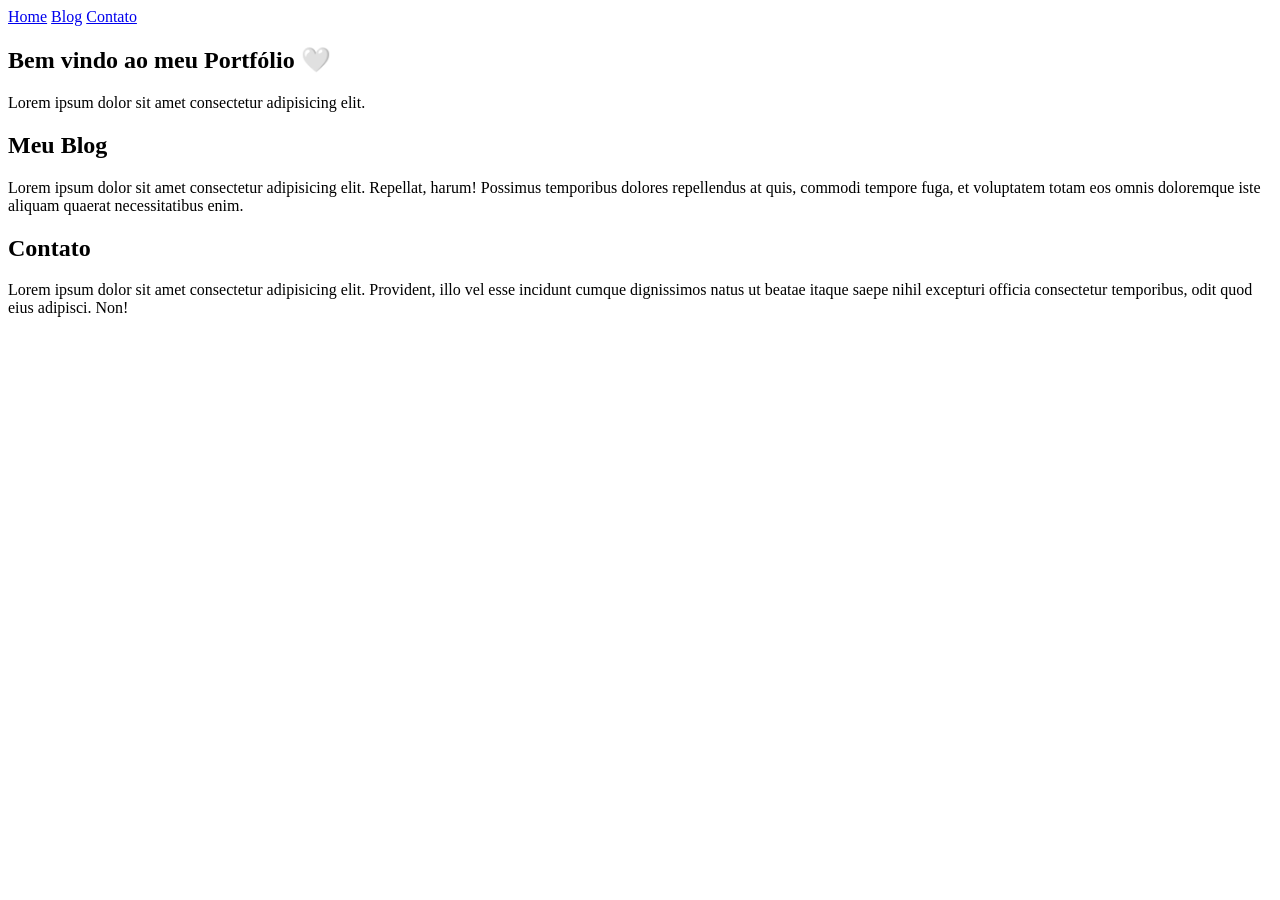
<file: PROJETO HTML/index.html>
<!doctype html>
<html lang="pt-br">
  <head>
    <meta charset="UTF-8" />
    <meta name="viewport" content="width=device-width, initial-scale=1.0" />
    <title>Projeto Inicial</title>
  </head>
  <body>
    <nav>
      <a href="#home">Home</a>
      <a href="#blog">Blog</a>
      <a href="#contato">Contato</a>
    </nav>

    <main>
      <section id="home">
        <h1>Bem vindo ao meu Portfólio 🤍</h1>
        <p>Lorem ipsum dolor sit amet consectetur adipisicing elit.</p>
      </section>
      <section id="blog">
        <h2>Meu Blog</h2>
        <p>
          Lorem ipsum dolor sit amet consectetur adipisicing elit. Repellat,
          harum! Possimus temporibus dolores repellendus at quis, commodi
          tempore fuga, et voluptatem totam eos omnis doloremque iste aliquam
          quaerat necessitatibus enim.
        </p>
      </section>

      <section id="contato">
        <h2>Contato</h2>
        <p>
          Lorem ipsum dolor sit amet consectetur adipisicing elit. Provident,
          illo vel esse incidunt cumque dignissimos natus ut beatae itaque saepe
          nihil excepturi officia consectetur temporibus, odit quod eius
          adipisci. Non!
        </p>
      </section>
    </main>
  </body>
</html>
</file>
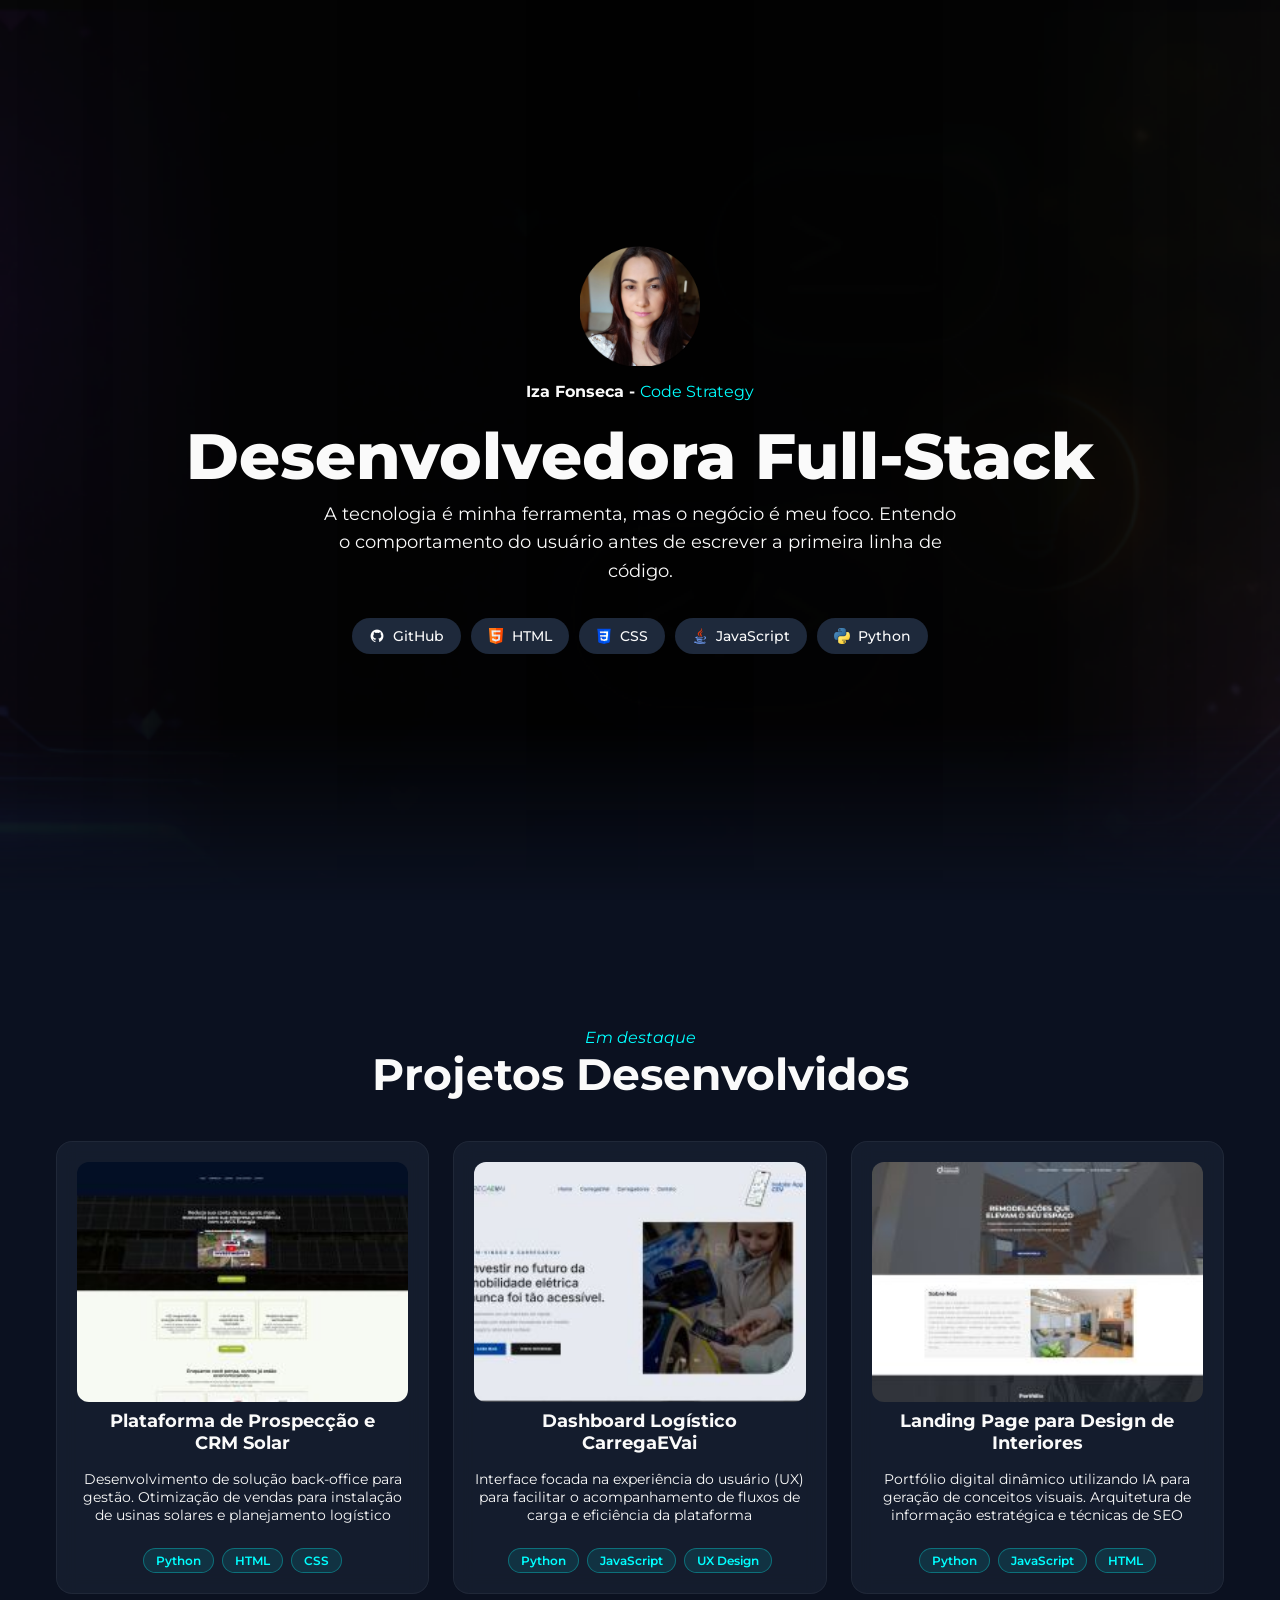
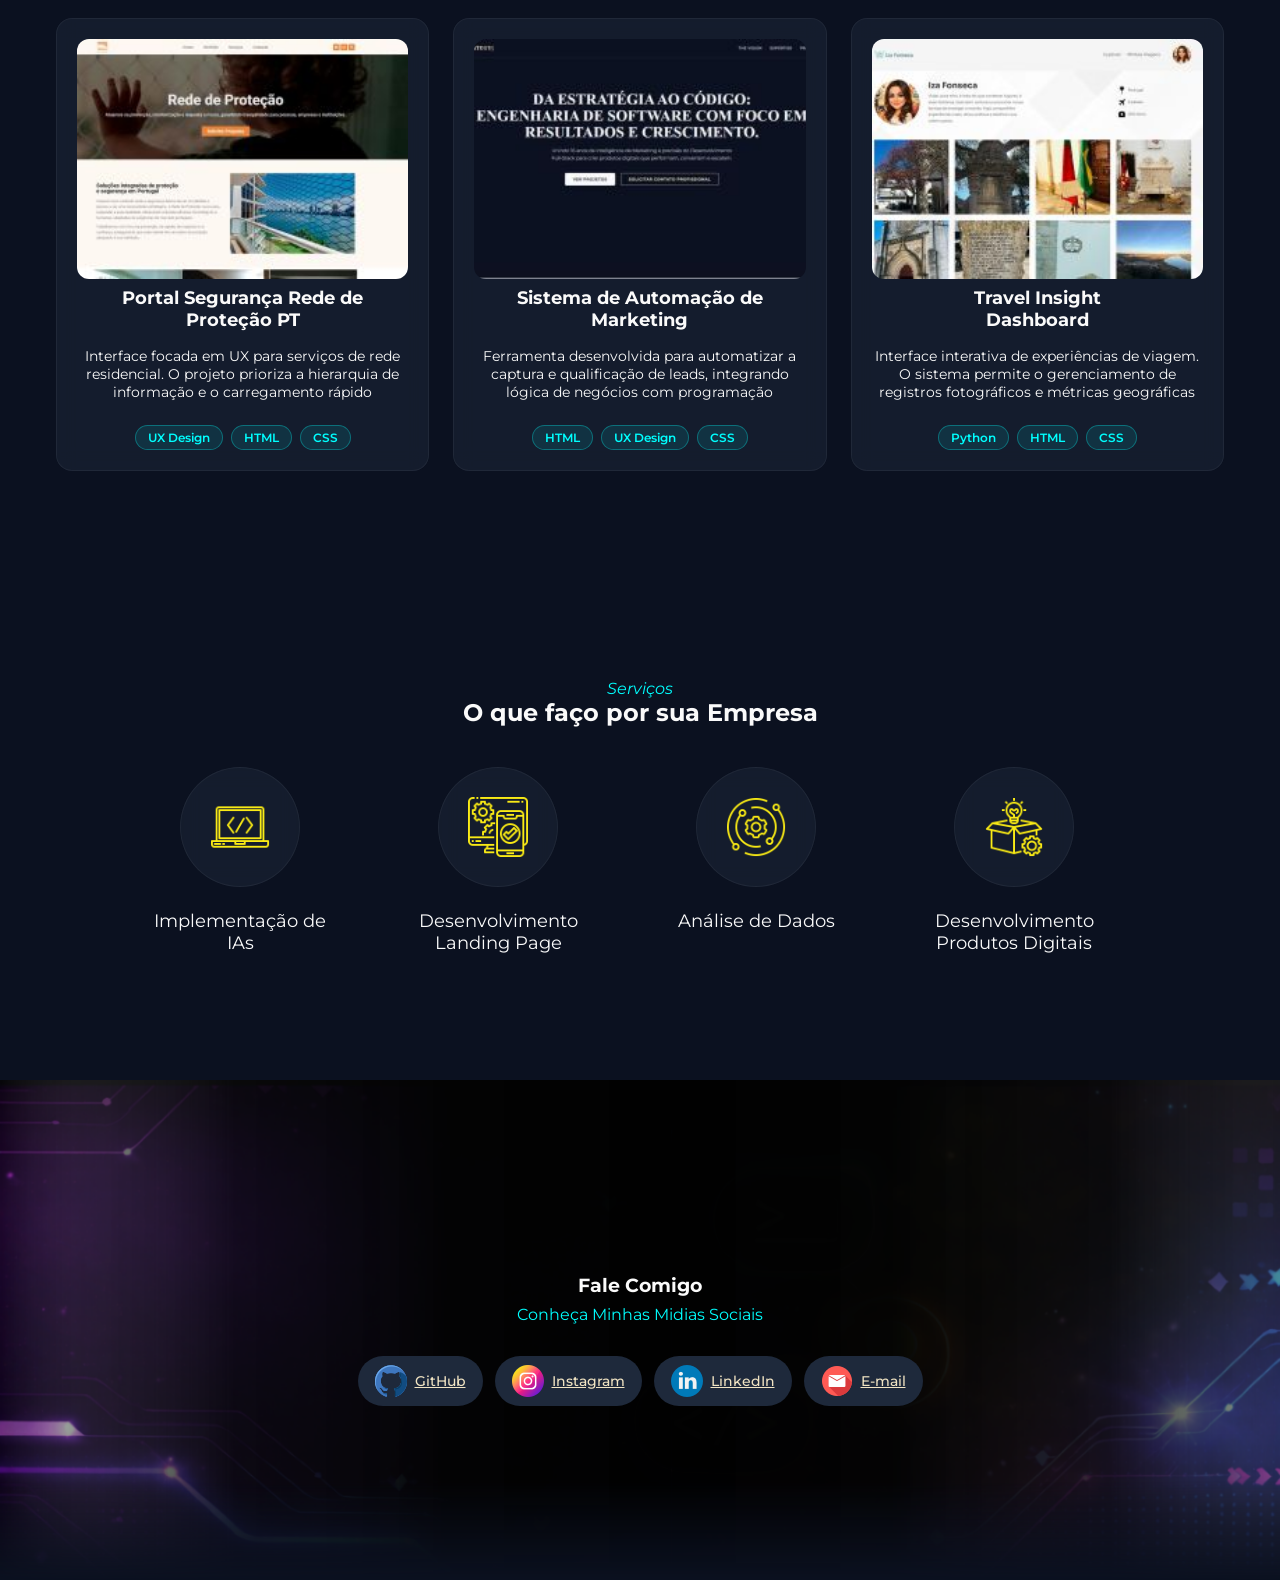
<file: CURSO ROCKETSEAT/portfolio-dev/index.html>
<!DOCTYPE html>
<html lang="pt-br">
<head>
    <meta charset="UTF-8">
    <meta name="viewport" content="width=device-width, initial-scale=1.0">
    <title>Iza Fonseca | Code & Strategy - Desenvolvimento Full-Stack e Performance</title>
    <link href="https://fonts.googleapis.com/css2?family=Montserrat:wght@400;700&display=swap" rel="stylesheet">
    <link rel="stylesheet" href="index.css">
</head>


<body>
    <header class="hero-section">
       <div class="profile">
                <img src="assets/image/izaredondo.png" alt="iza fonseca">
            </div>
       <div class="container">
        <span class="apresentacao"> Iza Fonseca - </span> <span class="code">Code Strategy</span>
            
        <h1> Desenvolvedora Full-Stack</h1>
        <p>A tecnologia é minha ferramenta, mas o negócio é meu foco. Entendo o comportamento do usuário antes de escrever a primeira linha de código.</p>

        <div class="skills-tags">
        <div class="tag"><img src="assets/favicon/git.png"> GitHub</div>
        <div class="tag"><img src="assets/favicon/html.png"> HTML</div>
        <div class="tag"><img src="assets/favicon/css.png"> CSS</div>
        <div class="tag"><img src="assets/favicon/java.png"> JavaScript</div>
        <div class="tag"><img src="assets/favicon/python.png"> Python</div>
     </div>
    </div>
    </header>

    <main>
        <section class="projetos">
            <header class="projetos-header">
            <span class="projeto-id">Em destaque</span>
            <h2>Projetos Desenvolvidos</h2>
        </header>
            
            <div class="projetos-empresas">
                <article class="image-wcs">
                    <div class="image-projeto">
                        <img src="assets/image/wcs.jpg" alt="wcsenergia">
                </div>

            <div class="card-info">
                <h3> Plataforma de Prospecção e <br> CRM Solar</h3>
                <p>Desenvolvimento de solução back-office para gestão. Otimização de vendas para instalação de usinas solares e planejamento logístico</p>

                <ul class="cards">
                    <li>Python</li>
                    <li>HTML</li>
                    <li>CSS</li>
                  
                </ul>
            </div>
            </article>

            <article class="image-wcs">
                    <div class="image-projeto">
                        <img src="assets/image/cev.jpg" alt="carregaevai">
            </div>
            <div class="card-info">
                <h3> Dashboard Logístico <br> CarregaEVai</h3>
                <p>Interface focada na experiência do usuário (UX) para facilitar o acompanhamento de fluxos de carga e eficiência da plataforma</p>

                 <ul class="cards">
                    <li>Python</li>
                    <li>JavaScript</li>
                    <li>UX Design</li>
                  
                </ul>
            </div>
            </article>

            <article class="image-wcs">
                    <div class="image-projeto">
                        <img src="assets/image/designer.jpg" alt="designer de interiores">
            </div>
            <div class="card-info">
                <h3> Landing Page para Design de Interiores</h3>
                <p>Portfólio digital dinâmico utilizando IA para geração de conceitos visuais. Arquitetura de informação estratégica e técnicas de SEO</p>

                 <ul class="cards">
                    <li>Python</li>
                    <li>JavaScript</li>
                    <li>HTML</li>
                  
                </ul>
            </div>
            </article>

            <article class="image-wcs">
                    <div class="image-projeto">
                        <img src="assets/image/rede.jpg" alt="rede de proteção">
            </div>
            <div class="card-info">
                <h3> Portal Segurança Rede de Proteção PT</h3>
                <p>Interface focada em UX para serviços de rede residencial. O projeto prioriza a hierarquia de informação e o carregamento rápido</p>

                 <ul class="cards">
                    <li>UX Design</li>
                    <li>HTML</li>
                    <li>CSS</li>
                
                </ul>
            </div>
            </article>

            <article class="image-wcs">
                    <div class="image-projeto">
                        <img src="assets/image/code.jpg" alt="site code">
            </div>
            <div class="card-info">
                <h3> Sistema de Automação de Marketing</h3>
                <p>Ferramenta desenvolvida para automatizar a captura e qualificação de leads, integrando lógica de negócios com programação </p>

                 <ul class="cards">
        
                    <li>HTML</li>
                    <li>UX Design</li>
                    <li>CSS</li>
                    
                </ul>
            </div>
            </article>

            <article class="image-wcs">
                    <div class="image-projeto">
                        <img src="assets/image/iza.jpg" alt="viagens">
            </div>
            <div class="card-info">
                <h3> Travel Insight <br>Dashboard</h3>
                <p>Interface interativa de experiências de viagem. O sistema permite o gerenciamento de registros fotográficos e métricas geográficas</p>

                 <ul class="cards">
                    <li>Python</li>
                    <li>HTML</li>
                    <li>CSS</li>
  
                </ul>
            </div>
            </article>

            </div>
        </section>

        <section class="servicos">
            <header class="servicos-header">
                <span class="servicos-id">Serviços</span>
                <h2>O que faço por sua Empresa</h2>
            </header>
            
            <div class="servicos-dev">
                 <article class="dev-servico">
                    <div class="image-servico">
                        <img src="assets/favicon/codificacao-da-web.png" alt=" icone inteligencia artificial">
                </div>
                <p> Implementação de IAs</p>
            
            </article>

            <article class="dev-servico">
                    <div class="image-servico">
                        <img src="assets/favicon/desenvolvimento-de-aplicativos.png" alt=" icone desenvolvimento lp">
                </div>
                <p> Desenvolvimento Landing Page</p>
               
            </article>

            <article class="dev-servico">
                    <div class="image-servico">
                        <img src="assets/favicon/sistema.png" alt=" icone analise dados">
                </div>
                <p> Análise de Dados</p>
               
            </article>

            <article class="dev-servico">
                    <div class="image-servico">
                        <img src="assets/favicon/novo-produto.png" alt=" icone produtos digitais">
                </div>
                <p> Desenvolvimento Produtos Digitais</p>
               
            </article>
            </div>
        </div>
        </section>
    
        <section class="social-section">
       <div class="social">
            
        <h3> Fale Comigo</h3>
        <p>Conheça Minhas Midias Sociais</p>

        <div class="dev-tags">
        <div class="social-tags"><img src="assets/favicon/github.png"> <a href="https://github.com/izafonsecas" target="_blank">GitHub</a></div>
        <div class="social-tags"><img src="assets/favicon/instagram.png"> <a href="https://www.instagram.com/izafonsecas/" target="_blank">Instagram</a></div>
        <div class="social-tags"><img src="assets/favicon/linkedin.png"> <a href="https://www.linkedin.com/in/izafonsecas/" target="_blank">LinkedIn</a></div>
        <div class="social-tags"><img src="assets/favicon/correspondencia.png"> <a href="#">E-mail</a></div>
       
     </div>
    </div>
</section>
        </main>
</body>
</file>
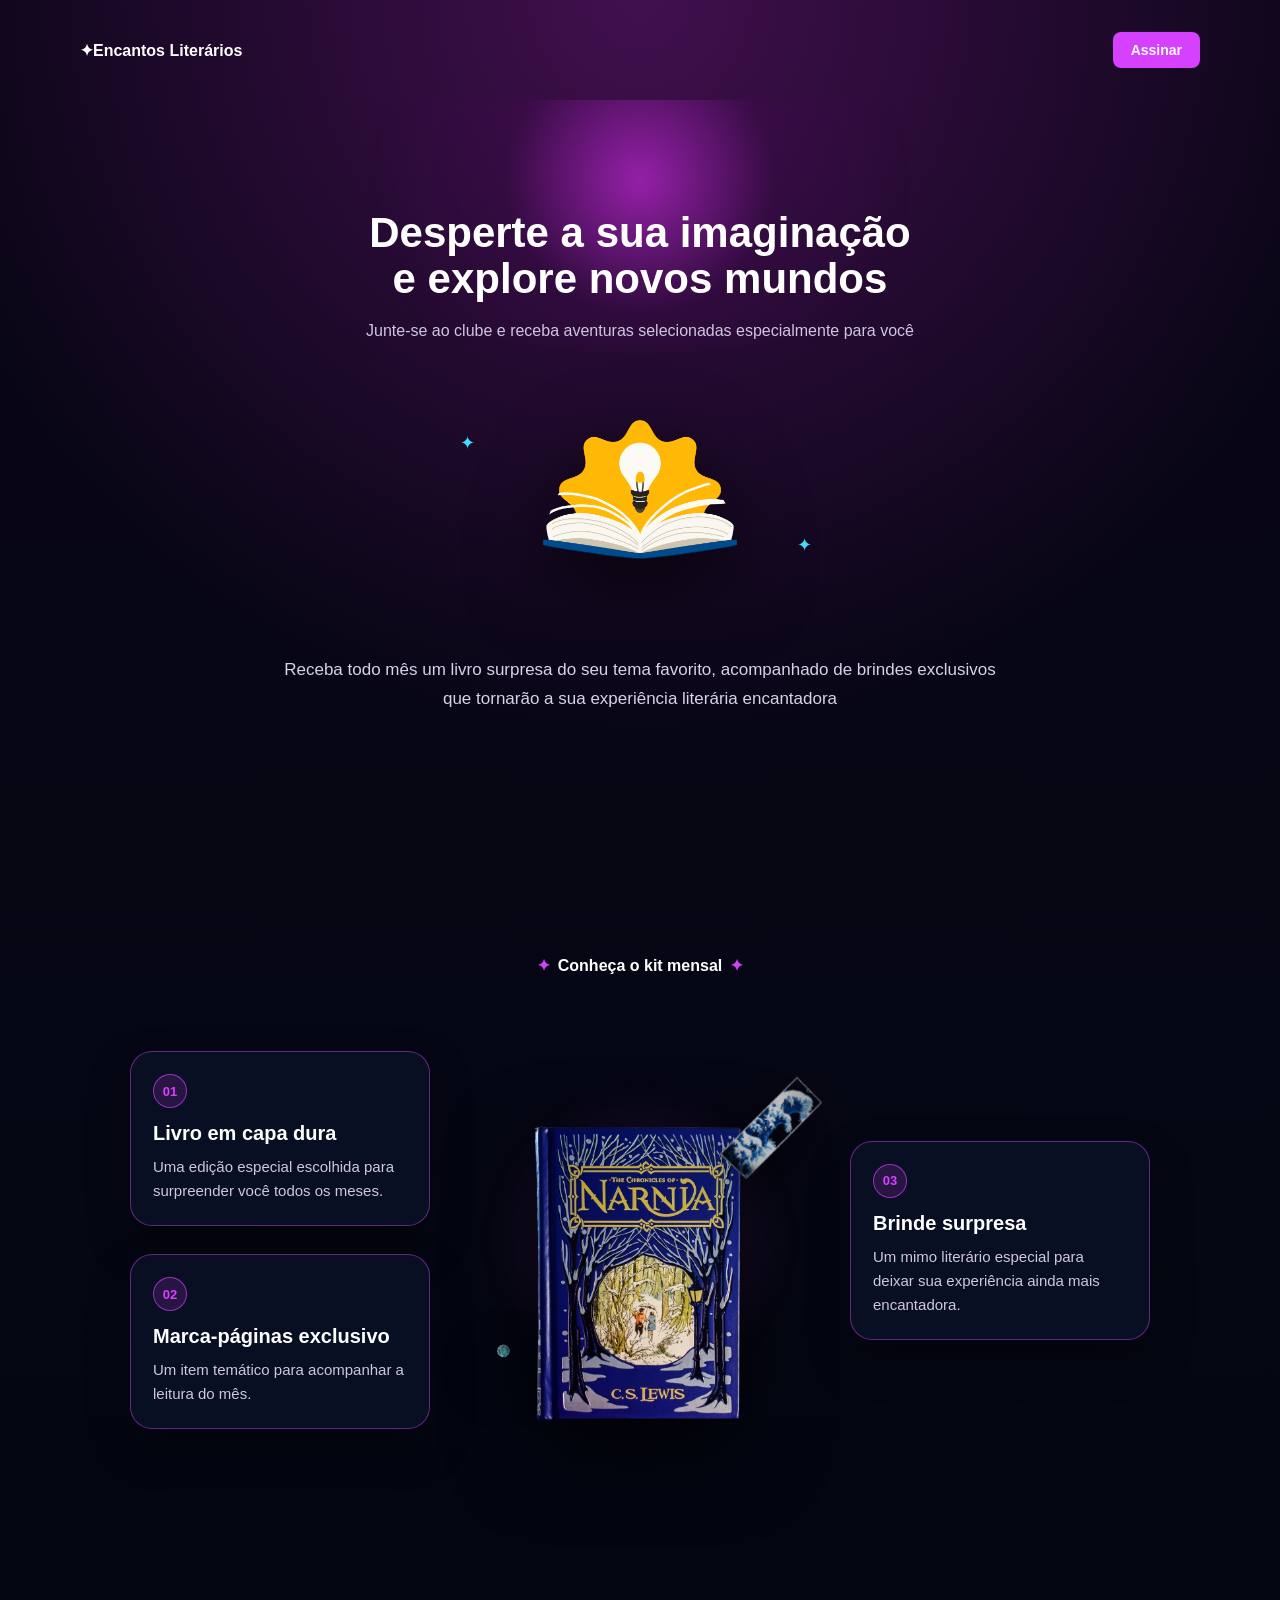
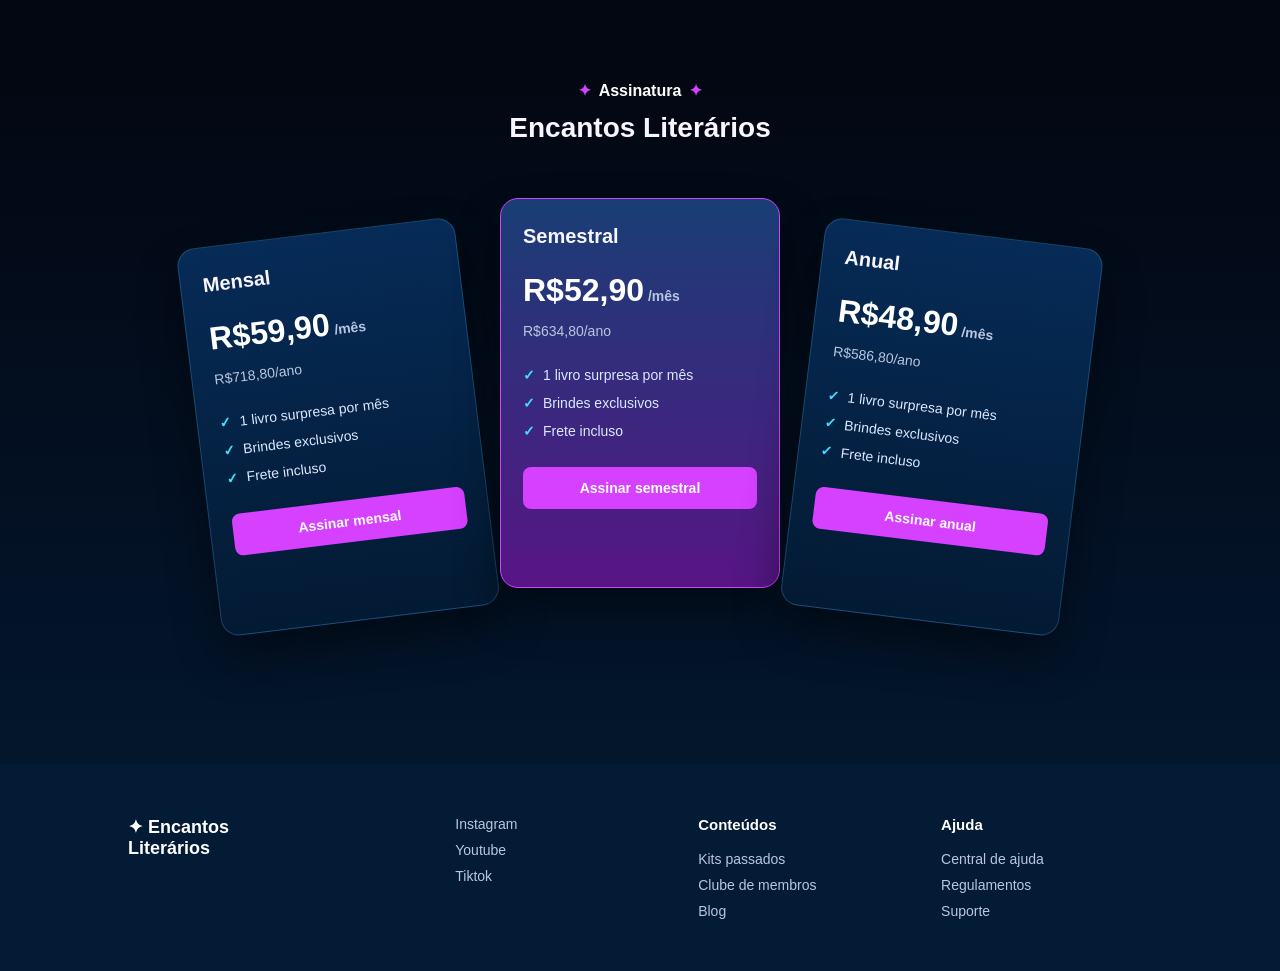
<file: CURSO ROCKETSEAT/projeto-clube/index.html>
<!DOCTYPE html>
<html lang="pt-br">
<head>
  <meta charset="UTF-8">
  <meta name="viewport" content="width=device-width, initial-scale=1.0">
  <title>Encantos Literários</title>
  <link rel="stylesheet" href="style.css">

</head>
<body class="page">
  <header class="header">
    <div class="logo">✦Encantos Literários</div>
    <a href="#" class="btn-chamada">Assinar</a>
  </header>

  <main>
    <section class="hero">
      <div class="hero-brilho"></div>

      <h1 class="hero-titulo">Desperte a sua imaginação<br> e explore novos mundos</h1>
      <p class="hero-subtitulo">Junte-se ao clube e receba aventuras selecionadas especialmente para você</p>
      <div class="hero-livro">
        <img src="assets/livro-capa.png" alt="Livro aberto">
      </div>

      <p class="hero-texto">Receba todo mês um livro surpresa do seu tema favorito, acompanhado de brindes exclusivos que tornarão a sua experiência literária encantadora</p>
    </section>

<section class="kit">
  <p class="section-label">Conheça o kit mensal</p>

  <div class="kit-area">
    <div class="kit-coluna kit-coluna-esquerda">
      <div class="kit-info info-1">
        <span class="kit-numero">01</span>
        <h3>Livro em capa dura</h3>
        <p>Uma edição especial escolhida para surpreender você todos os meses.</p>
      </div>

      <div class="kit-info info-2">
        <span class="kit-numero">02</span>
        <h3>Marca-páginas exclusivo</h3>
        <p>Um item temático para acompanhar a leitura do mês.</p>
      </div>
    </div>

    <div class="kit-produto">
      <img src="assets/livro1.png" alt="Livro Narnia" class="kit-livro-img">
      <img src="assets/marca.png" alt="Marca páginas" class="kit-brinde brinde-1">
      <img src="assets/broche.png" alt="Broche" class="kit-brinde brinde-2">
    </div>

    <div class="kit-coluna kit-coluna-direita">
      <div class="kit-info info-3">
        <span class="kit-numero">03</span>
        <h3>Brinde surpresa</h3>
        <p>Um mimo literário especial para deixar sua experiência ainda mais encantadora.</p>
      </div>
    </div>
  </div>
</section>

    <section class="planos">
      <p class="section-label">Assinatura</p>
      <h2 class="planos-titulo">Encantos Literários</h2>

      <div class="planos-grid">
        <div class="card-plano card-mensal">
          <h3 class="card-nome">Mensal</h3>
          <p class="card-preco">R$59,90</p>
          <p class="card-ano">R$718,80/ano</p>

          <ul>
            <li>1 livro surpresa por mês</li>
            <li>Brindes exclusivos</li>
            <li>Frete incluso</li>
          </ul>

          <a href="#" class="card-botao">Assinar mensal</a>
        </div>

        <div class="card-plano card-destaque">
          <h3 class="card-nome">Semestral</h3>
          <p class="card-preco">R$52,90</p>
          <p class="card-ano">R$634,80/ano</p>

          <ul>
            <li>1 livro surpresa por mês</li>
            <li>Brindes exclusivos</li>
            <li>Frete incluso</li>
          </ul>

          <a href="#" class="card-botao">Assinar semestral</a>
        </div>

        <div class="card-plano card-anual">
          <h3 class="card-nome">Anual</h3>
          <p class="card-preco">R$48,90</p>
          <p class="card-ano">R$586,80/ano</p>

          <ul>
            <li>1 livro surpresa por mês</li>
            <li>Brindes exclusivos</li>
            <li>Frete incluso</li>
          </ul>

          <a href="#" class="card-botao">Assinar anual</a>
        </div>

      </div>
    </section>
  </main>

 <footer class="footer">
  <div class="footer-logo">
    ✦ Encantos<br>
    Literários
  </div>

  <div class="footer-redes">
    <a href="#">Instagram</a>
    <a href="#">Youtube</a>
    <a href="#">Tiktok</a>
  </div>

  <div class="footer-coluna">
    <h4>Conteúdos</h4>
    <a href="#">Kits passados</a>
    <a href="#">Clube de membros</a>
    <a href="#">Blog</a>
  </div>

  <div class="footer-coluna">
    <h4>Ajuda</h4>
    <a href="#">Central de ajuda</a>
    <a href="#">Regulamentos</a>
    <a href="#">Suporte</a>
  </div>
</footer>

</body>
</html>
</file>
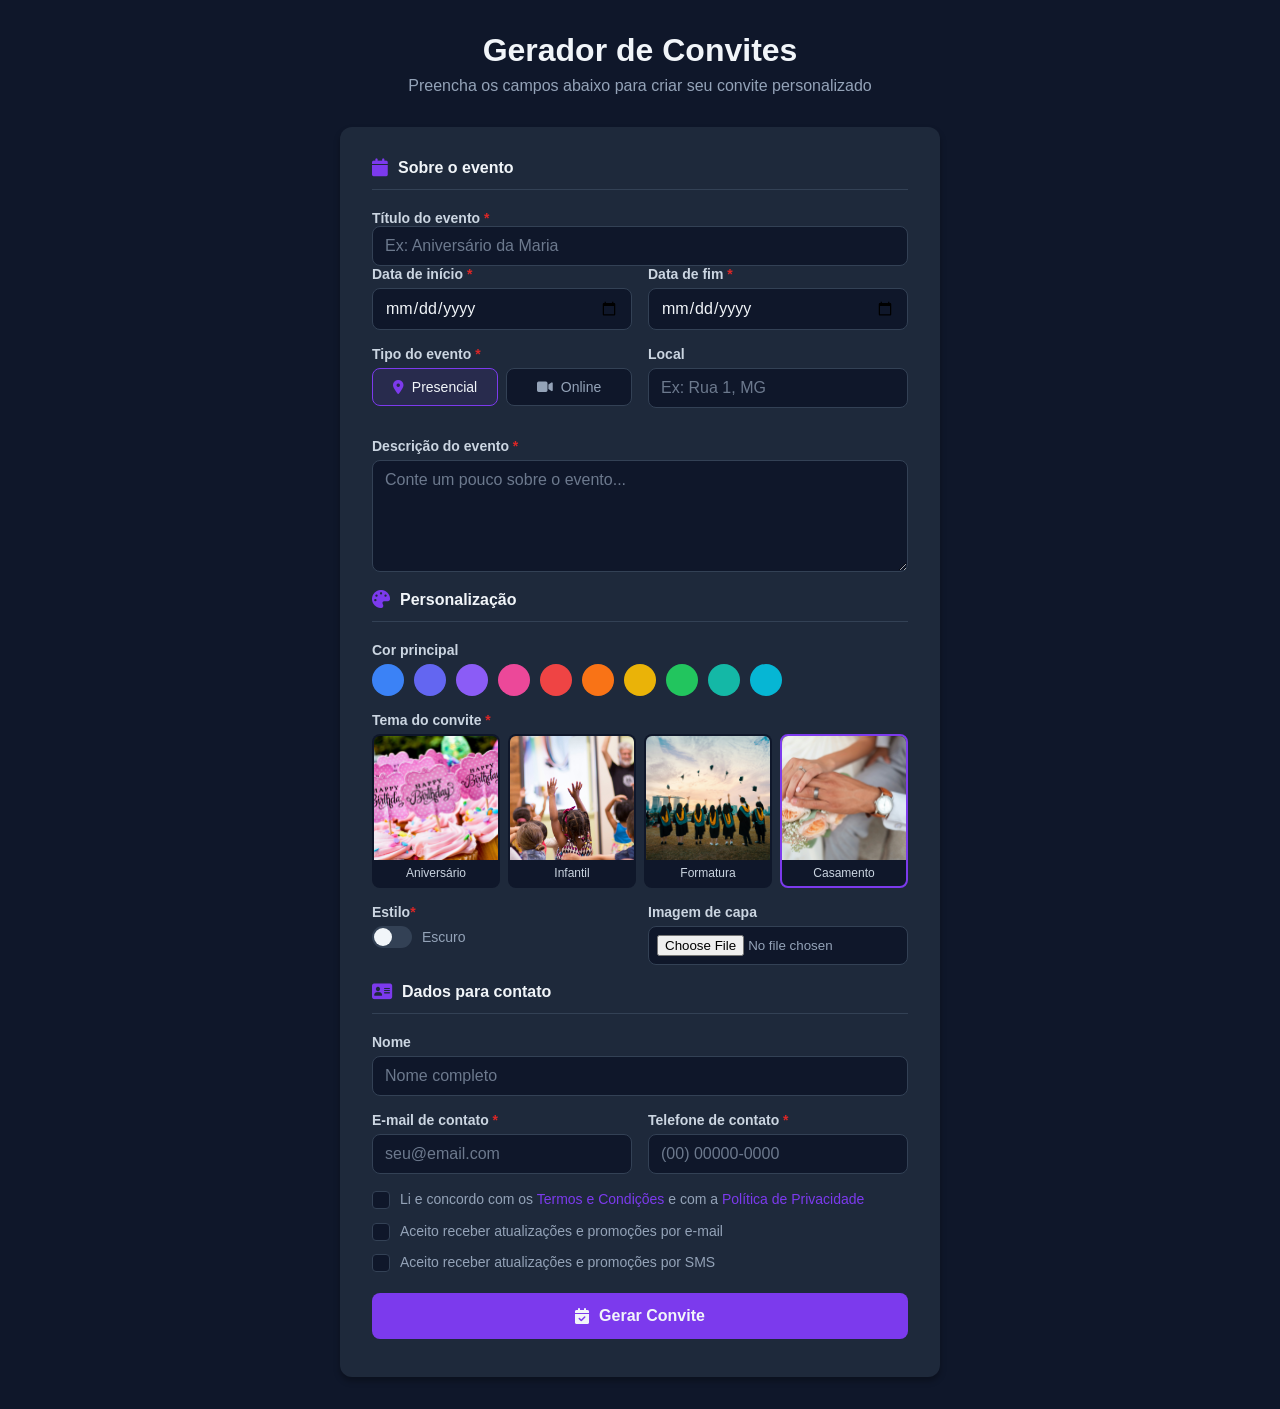
<file: CURSO ROCKETSEAT/projeto-forms/index.html>
<!DOCTYPE html>
<html lang="pt-br">
<head>
  
  <meta charset="UTF-8">
  <meta name="viewport" content="width=device-width, initial-scale=1.0">
  <title>Gerador de Convites</title>

  <link rel="stylesheet" href="styles.css">
  <link rel="stylesheet" href="https://cdnjs.cloudflare.com/ajax/libs/font-awesome/6.5.1/css/all.min.css">

</head>

<body>
  <h1>Gerador de Convites</h1>
  <p>Preencha os campos abaixo para criar seu convite personalizado </p>

  <form>
    <div class="form-section">
      <h2 class="section-title">
        <i class="fa-solid fa-calendar"></i>
        Sobre o evento
      </h2>
      </div>

     <label for="titulo">Título do evento <span class="obrigatorio">*</span>
     <input type="text" id="titulo " name="titulo" placeholder="Ex: Aniversário da Maria" required>
    </div>

    <div class="form-row">
    <div>
      <label for="data-inicio">Data de início <span class="obrigatorio">*</span></label>
      <input type="date" id="data-inicio" name="data-inicio" required>
    </div>

    <div>
      <label for="data-fim">Data de fim <span class="obrigatorio">*</span></label>
      <input type="date" id="data-fim" name="data-fim" required>
    </div>
  </div>

  <div class="form-row">
    <div>
      <label>Tipo do evento <span class="obrigatorio">*</span></label>
      <div class="tipo-opcoes">
        <input type="radio" name="tipo" id="tipo-presencial" value="presencial" checked>
        <label for="tipo-presencial" class="tipo-botao">
          <i class="fa-solid fa-location-dot"></i>
          Presencial
        </label>

         <input type="radio" name="tipo" id="tipo-online" value="online">
        <label for="tipo-online" class="tipo-botao">
          <i class="fa-solid fa-video"></i>
          Online
        </label>
      </div>
    </div>

    <div>
      <label for="local">Local</label>
      <input type="text" id="local" name="local" placeholder="Ex: Rua 1, MG">
    </div>
  </div>

    <div>
      <label for="descricao">Descrição do evento <span class="obrigatorio">*</span></label>
      <textarea id="descricao" name="descricao" rows="5" placeholder="Conte um pouco sobre o evento..." required></textarea>
    </div>
  </div>

  <div class="form-section">
    <h2 class="section-title">
      <i class="fa-solid fa-palette"></i>
      Personalização
    </h2>

    <div>
      <label>Cor principal</label>
      <div class="cor-opcoes">
      <input type="radio"  name="cor-principal" id="cor-azul" value="#3b82f6">
      <label for="cor-azul" class="cor-opcao" style="background-color: #3b82f6;"></label>

      <input type="radio"  name="cor-principal" id="cor-indigo" value="#6366f1">
      <label for="cor-indigo" class="cor-opcao" style="background-color: #6366f1;"></label>

      <input type="radio"  name="cor-principal" id="cor-roxo" value="#8b5cf6">
      <label for="cor-roxo" class="cor-opcao" style="background-color: #8b5cf6;"></label>

      <input type="radio"  name="cor-principal" id="cor-rosa" value="#ec4899">
      <label for="cor-rosa" class="cor-opcao" style="background-color: #ec4899;"></label>

      <input type="radio"  name="cor-principal" id="cor-vermelho" value="#ef4444">
      <label for="cor-vermelho" class="cor-opcao" style="background-color: #ef4444;"></label>

      <input type="radio"  name="cor-principal" id="cor-laranja" value="#f97316">
      <label for="cor-laranja" class="cor-opcao" style="background-color: #f97316;"></label>

      <input type="radio"  name="cor-principal" id="cor-amarelo" value="#eab308">
      <label for="cor-amarelo" class="cor-opcao" style="background-color: #eab308;"></label>

      <input type="radio" name="cor-principal" id="cor-verde" value="#22c55e">
      <label for="cor-verde" class="cor-opcao" style="background-color: #22c55e;"></label>

      <input type="radio" name="cor-principal" id="cor-teal" value="#14b8a6">
      <label for="cor-teal" class="cor-opcao" style="background-color: #14b8a6;"></label>

      <input type="radio" name="cor-principal" id="cor-ciano" value="#06b6d4">
      <label for="cor-ciano" class="cor-opcao" style="background-color: #06b6d4;"></label>

    </div>
</div>

    <div>
      <label for="tema">Tema do convite <span class="obrigatorio">*</span></label>
      <div class="tema-grid">
        <input type="radio" name="tema" id="tema-aniversario" value="aniversario" checked>
        <label for="tema-aniversario" class="tema-opcao">
          <img src="image/aniversario.jpg" alt="Aniversário">
          <span>Aniversário</span>
        </label>
     
        <input type="radio" name="tema" id="tema-infantil" value="infantil" checked>
        <label for="tema-infantil" class="tema-opcao">
          <img src="image/infantil.jpg" alt="Infantil">
          <span>Infantil</span>
        </label>

        <input type="radio" name="tema" id="tema-formatura" value="formatura" checked>
        <label for="tema-formatura" class="tema-opcao">
          <img src="image/formatura.jpg" alt="Formatura">
          <span>Formatura</span>
        </label>

        <input type="radio" name="tema" id="tema-casamento" value="casamento" checked>
        <label for="tema-casamento" class="tema-opcao">
          <img src="image/casamento.jpg" alt="Casamento">
          <span>Casamento</span>
        </label>
    </div>
</div>

    <div class="form-row">
      <div>
      <label>Estilo<span class="obrigatorio">*</span></label>
      <div class="toggle-wrapper">
        <input type="checkbox" id="estilo" name="estilo">
        <label for="estilo" class="toggle">
          <span class="toggle-slider"></span>
          <span class="toggle-text">Escuro</span>
        </label>
      </div>
    </div>

    <div>
      <label for="imagem">Imagem de capa</label>
      <input type="file" id="imagem" name="imagem" accept="image/*">
    </div>
    </div>
  </div>

    <div class="form-section">
      <h2 class="section-title">
        <i class="fa-solid fa-address-card"></i>
        Dados para contato
      </h2>

    <div>
    <label for="nome">Nome</label>
    <input type="text" id="nome" name="nome" placeholder="Nome completo" required>
  </div>

  <div class="form-row">
    <div>
      <label for="email">E-mail de contato <span class="obrigatorio">*</span></label>
      <input type="email" id="email" name="email" placeholder="seu@email.com" required>
    </div>

    <div>
      <label for="telefone">Telefone de contato <span class="obrigatorio">*</span></label>
      <input type="tel" id="telefone" name="telefone" placeholder="(00) 00000-0000" required>
    </div>
  </div>
</div>

<div class="consent-block">
    <label class="checkbox-option">
        <input type="checkbox" name="termos" required>
        <span class="checkbox-mark"></span>
        <span>Li e concordo com os <a href="#">Termos e Condições</a> e com a <a href="#">Política de Privacidade</a></span>
    </label>

    <label class="checkbox-option">
        <input type="checkbox" name="promo-email">
        <span class="checkbox-mark"></span>
        <span>Aceito receber atualizações e promoções por e-mail</span>
    </label>

    <label class="checkbox-option">
        <input type="checkbox" name="promo-sms">
        <span class="checkbox-mark"></span>
        <span>Aceito receber atualizações e promoções por SMS</span>
    </label>
</div>

    <button type="submit">
      <i class="fa-solid fa-calendar-check"></i>
      Gerar Convite</button>

    </form> 
</body>
</html>
</file>
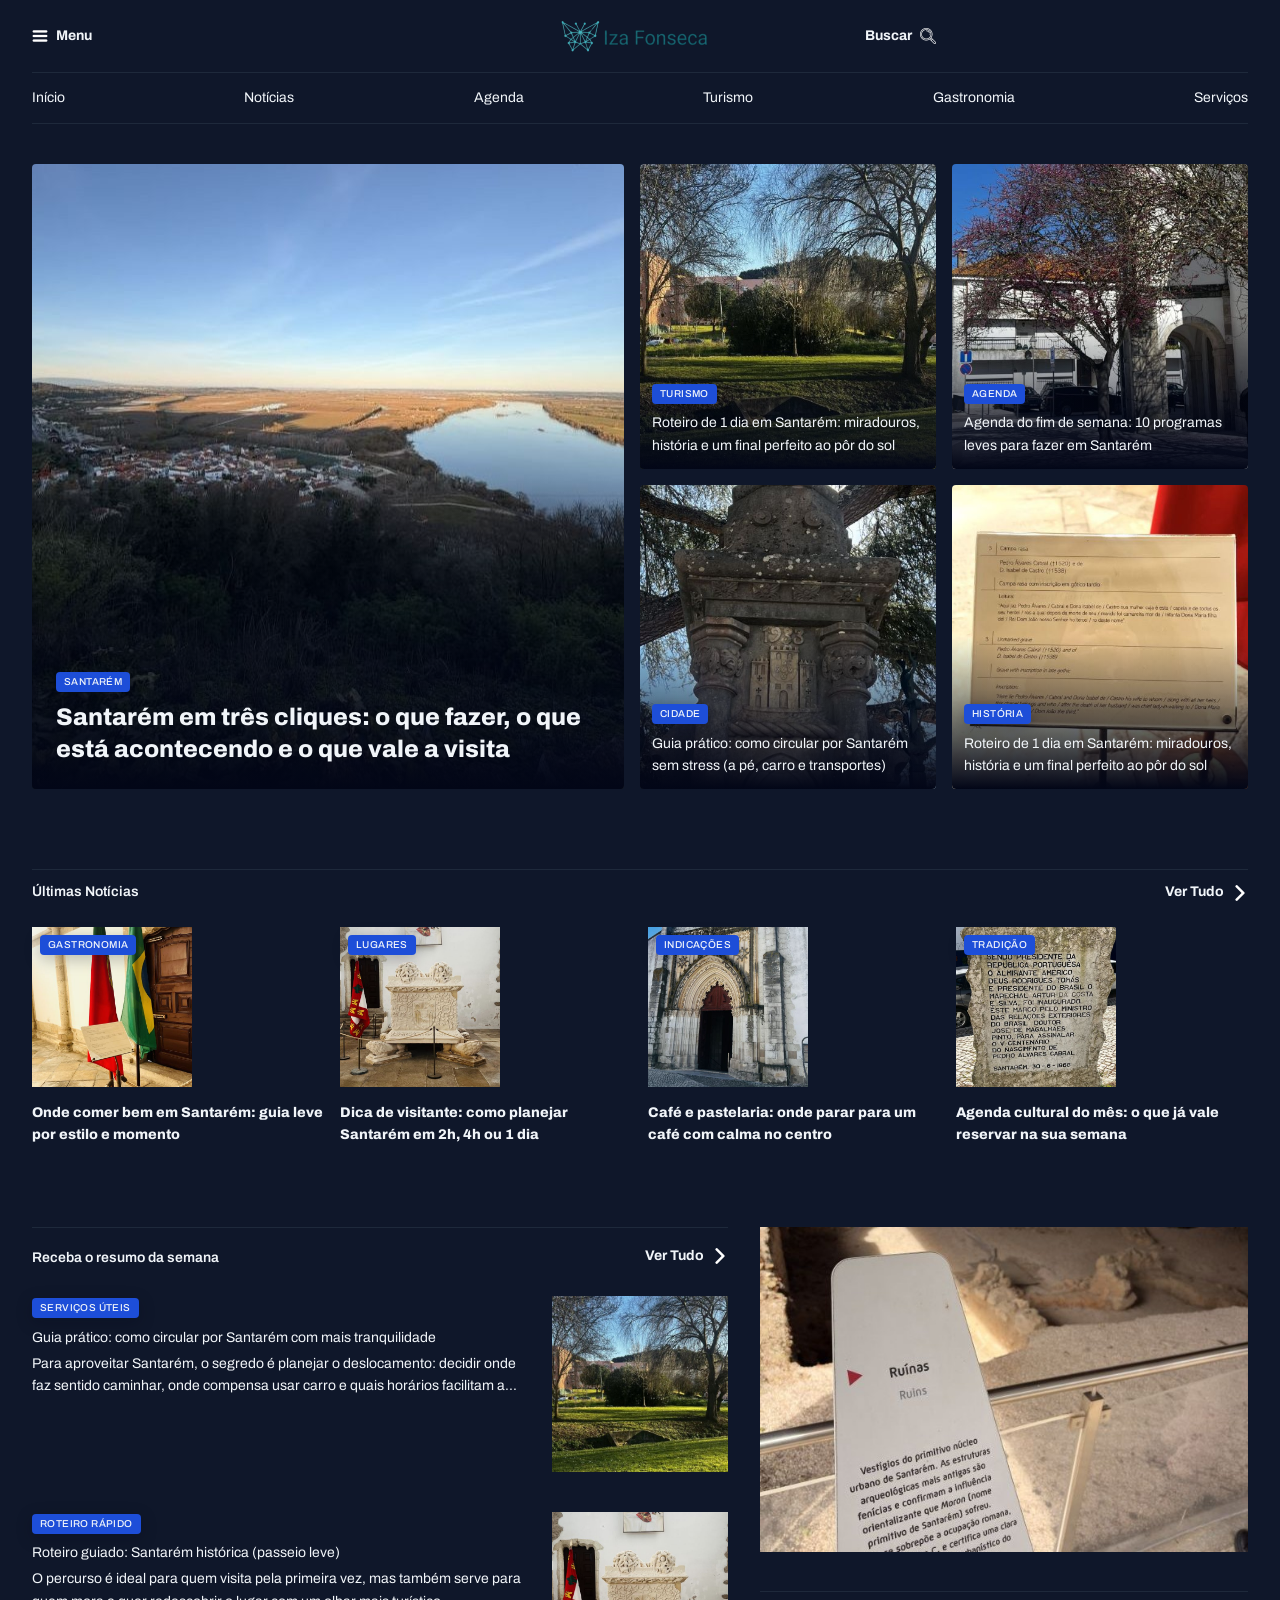
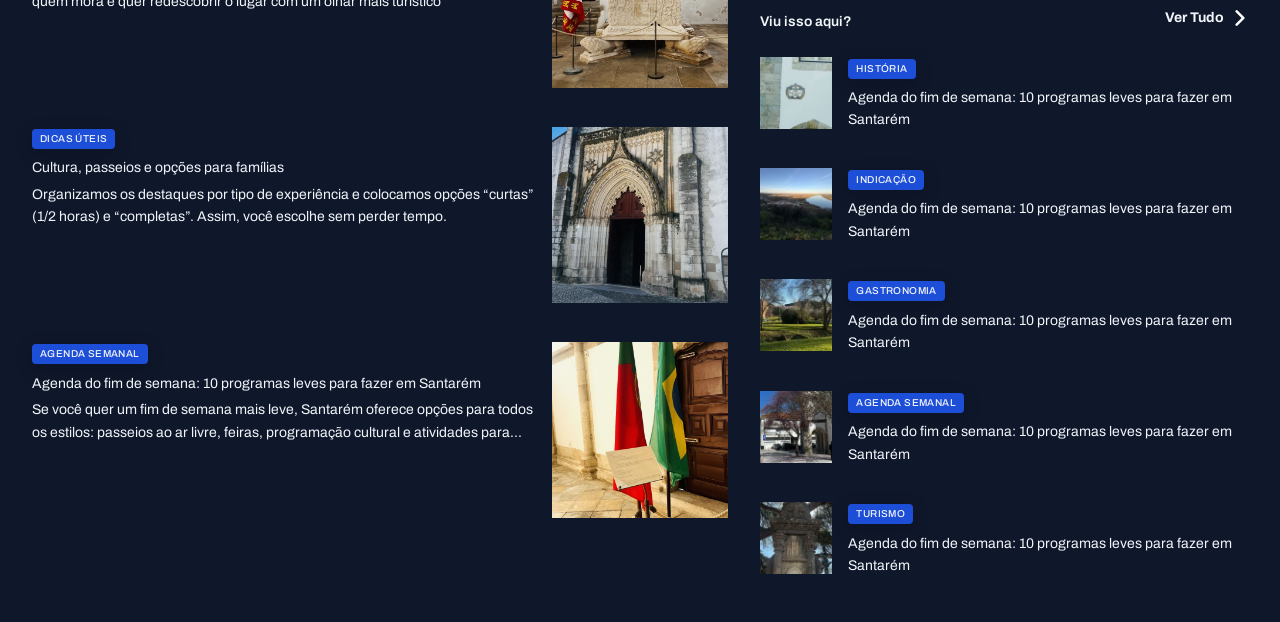
<file: CURSO ROCKETSEAT/projeto-noticias/index.html>
<!DOCTYPE html>
<html lang="pt-br">
<head>
  <link rel="preconnect" href="https://fonts.googleapis.com">
  <link rel="preconnect" href="https://fonts.gstatic.com" crossorigin>

  <meta charset="UTF-8">
  <meta name="viewport" content="width=device-width, initial-scale=1.0">
  <title>Portal de Notícias</title>
  <link rel="stylesheet" href="styles/index.css">
  <link href="https://fonts.googleapis.com/css2?family=Archivo:ital,wght@0,100..900;1,100..900&family=Funnel+Sans:ital,wght@0,300..800;1,300..800&family=Google+Sans:ital,opsz,wght@0,17..18,400..700;1,17..18,400..700&family=Poppins:wght@400;700&family=Sora:wght@100..800&display=swap" rel="stylesheet">

</head>
<body>
  <header class="container">
    <nav id="primary" class="grid grid-flow-col">
      <div>
        <img src="assets/icon/menu-aberto.png" alt="ícone menu">
        <strong>Menu</strong>
      </div>

      <div>
        <img src="assets/logo/logopq.png" alt="logomarca">
      </div>

      <div>
        <strong>Buscar</strong>
        <img src="assets/icon/lupa.png" alt="ícone lupa">
      </div>
    </nav>

    <nav id="secondary" class="grid grid-flow-col">
      <a href="#">Início</a>
      <a href="#">Notícias</a>
      <a href="#">Agenda</a>
      <a href="#">Turismo</a>
      <a href="#">Gastronomia</a>
      <a href="#">Serviços</a>
    </nav>
</header>

<main class="grid container">
  <section id="featured" class="grid grid-flow-col gap-16">
    <figure class="card">
      <img src="assets/image/IMG_6886.jpg" alt="Santarém em três cliques: o que fazer, o que está acontecendo e o que vale a visita">

      <figcaption>
        <span class="content-tag">Santarém</span>
        <h2 class="text-2xl">
          Santarém em três cliques: o que fazer, o que está acontecendo e o que vale a visita
        </h2>
      </figcaption>
    </figure>

    <div class="grid grid-cols-2 gap-16">
      <figure class="card">
        <img src="assets/image/IMG_4910.jpg" alt="Roteiro de 1 dia em Santarém: miradouros, história e um final perfeito ao pôr do sol">
              <figcaption>
        <span class="content-tag">Turismo</span>
        <h2 class="text-lg">
          Roteiro de 1 dia em Santarém: miradouros, história e um final perfeito ao pôr do sol
        </h2>
      </figcaption>
      </figure>

      <figure class="card">
        <img src="assets/image/IMG_5081.jpg" alt="Agenda do fim de semana: 10 programas leves para fazer em Santarém">
        <figcaption>
        <span class="content-tag">Agenda</span>
        <h2 class="text-lg">
          Agenda do fim de semana: 10 programas leves para fazer em Santarém
        </h2>
      </figcaption>
      </figure>

      <figure class="card">
        <img src="assets/image/IMG_5088.jpg" alt=" Guia prático: como circular por Santarém sem stress (a pé, carro e transportes)">
        <figcaption>
        <span class="content-tag">Cidade</span>
        <h2 class="text-lg">
         Guia prático: como circular por Santarém sem stress (a pé, carro e transportes)
        </h2>
      </figcaption>
      </figure>

      <figure class="card">
        <img src="assets/image/IMG_5096.jpg" alt="">
        <figcaption>
        <span class="content-tag">História</span>
        <h2 class="text-lg">
          Roteiro de 1 dia em Santarém: miradouros, história e um final perfeito ao pôr do sol
        </h2>
      </figcaption>
      </figure>

    </div>
  </section>

  <section id="weekly">
    <header class="grid grid-flow-col">
      <h3> Últimas Notícias</h3>
      <a href="#" class="grid grid-flow-col">
        <strong>Ver Tudo</strong>
        <span></span>
      </a>
    </header>

    <div class="grid gap-16">
      <figure>
        <span class="content-tag">gastronomia</span>
        <img src="assets/image/IMG_5099.jpg" alt="">
        <p>Onde comer bem em Santarém: guia leve por estilo e momento</p>
      </figure>

      <figure>
        <span class="content-tag">lugares</span>
        <img src="assets/image/IMG_5100.jpg" alt="">
        <p>Dica de visitante: como planejar Santarém em 2h, 4h ou 1 dia</p>
      </figure>

      <figure>
        <span class="content-tag">indicações</span>
        <img src="assets/image/IMG_5104.jpg" alt="">
        <p>Café e pastelaria: onde parar para um café com calma no centro</p>
      </figure>

      <figure>
        <span class="content-tag">tradição</span>
        <img src="assets/image/IMG_5112.jpg" alt="">
        <p>Agenda cultural do mês: o que já vale reservar na sua semana</p>
      </figure>

    </div>
  </section>

  <section id="newsletter">
    <header class="grid grid-flow-col">
      <h3>Receba o resumo da semana</h3>
      <a href="#" class="grid grid-flow-col">
        <strong>Ver Tudo</strong>
        <span></span>
      </a>
   </header>

    <div class="grid gap-32">
      <article class="grid grid-flow-col gap-16">
        <div>
          <span class="content-tag">Serviços úteis</span>
          <h3 class="text-xl">
            Guia prático: como circular por Santarém com mais tranquilidade
          </h3>
          <p class="text-sm">
            Para aproveitar Santarém, o segredo é planejar o deslocamento: decidir onde faz sentido caminhar, onde compensa usar carro e quais horários facilitam a...
          </p>
        </div>

        <div>
          <img src="assets/image/IMG_4910.jpg" alt="">
        </div>

      </article>
    
      <article class="grid grid-flow-col gap-16">
        <div>
          <span class="content-tag">Roteiro rápido</span>
          <h3 class="text-xl">
            Roteiro guiado: Santarém histórica (passeio leve)
          </h3>
          <p class="text-sm">
           O percurso é ideal para quem visita pela primeira vez, mas também serve para quem mora e quer redescobrir o lugar com um olhar mais turístico
          </p>
        </div>

        <div>
          <img src="assets/image/IMG_5100.jpg" alt="">
        </div>

      </article>

     <article class="grid grid-flow-col gap-16">
        <div>
          <span class="content-tag">Dicas úteis</span>
          <h3 class="text-xl">
            Cultura, passeios e opções para famílias
          </h3>
          <p class="text-sm">
            Organizamos os destaques por tipo de experiência e colocamos opções “curtas” (1/2 horas) e “completas”. Assim, você escolhe sem perder tempo.
          </p>
        </div>

        <div>
          <img src="assets/image/IMG_5104.jpg">
        </div>

      </article>

     <article class="grid grid-flow-col gap-16">
        <div>
          <span class="content-tag">Agenda semanal</span>
          <h3 class="text-xl">
            Agenda do fim de semana: 10 programas leves para fazer em Santarém
          </h3>
          <p class="text-sm">
            Se você quer um fim de semana mais leve, Santarém oferece opções para todos os estilos: passeios ao ar livre, feiras, programação cultural e atividades para...
          </p>
        </div>

        <div>
          <img src="assets/image/IMG_5099.jpg" alt="">
        </div>

      </article>
    
    </div>
  </section>

  <aside>
      <div id="ads">
      <img src="assets/image/IMG_664532.jpg">
    </div>

    <section id="more">
      <header class="grid grid-flow-col">
      <h3>Viu isso aqui?</h3>
      <a href="#" class="grid grid-flow-col">
        <strong>Ver Tudo</strong>
        <span></span>
      </a>
    </header>

      <div class="grid gap-32">
        <article class="grid grid-flow-col gap-16">
        <div>
          <img src="assets/image/IMG_5114350.jpg" alt="Agenda do fim de semana: 10 programas leves para fazer em Santarém">
        </div>

        <div>
          <span class="content-tag">História</span>
          <h3 class="text-xl">
            Agenda do fim de semana: 10 programas leves para fazer em Santarém
          </h3>
          
        </div>

      </article>

       <article class="grid grid-flow-col gap-16">
        <div>
          <img src="assets/image/IMG_6886150.jpg" alt="Agenda do fim de semana: 10 programas leves para fazer em Santarém">
        </div>

        <div>
          <span class="content-tag">Indicação</span>
          <h3 class="text-xl">
            Agenda do fim de semana: 10 programas leves para fazer em Santarém
          </h3>
          
        </div>

      </article>

       <article class="grid grid-flow-col gap-16">
        <div>
          <img src="assets/image/IMG_4910150.jpg" alt="Agenda do fim de semana: 10 programas leves para fazer em Santarém">
        </div>

        <div>
          <span class="content-tag">Gastronomia</span>
          <h3 class="text-xl">
            Agenda do fim de semana: 10 programas leves para fazer em Santarém
          </h3>
          
        </div>

      </article>

       <article class="grid grid-flow-col gap-16">
        <div>
          <img src="assets/image/IMG_5081150.jpg" alt="Agenda do fim de semana: 10 programas leves para fazer em Santarém">
        </div>

        <div>
          <span class="content-tag">Agenda semanal</span>
          <h3 class="text-xl">
            Agenda do fim de semana: 10 programas leves para fazer em Santarém
          </h3>
          
        </div>

      </article>

       <article class="grid grid-flow-col gap-16">
        <div>
          <img src="assets/image/IMG_5088150.jpg" alt="Agenda do fim de semana: 10 programas leves para fazer em Santarém">
        </div>

        <div>
          <span class="content-tag">Turismo</span>
          <h3 class="text-xl">
            Agenda do fim de semana: 10 programas leves para fazer em Santarém
          </h3>
          
        </div>
      </article>

      </div>
    </section>
  
  </aside>
</main>
</body>
</html>
</file>
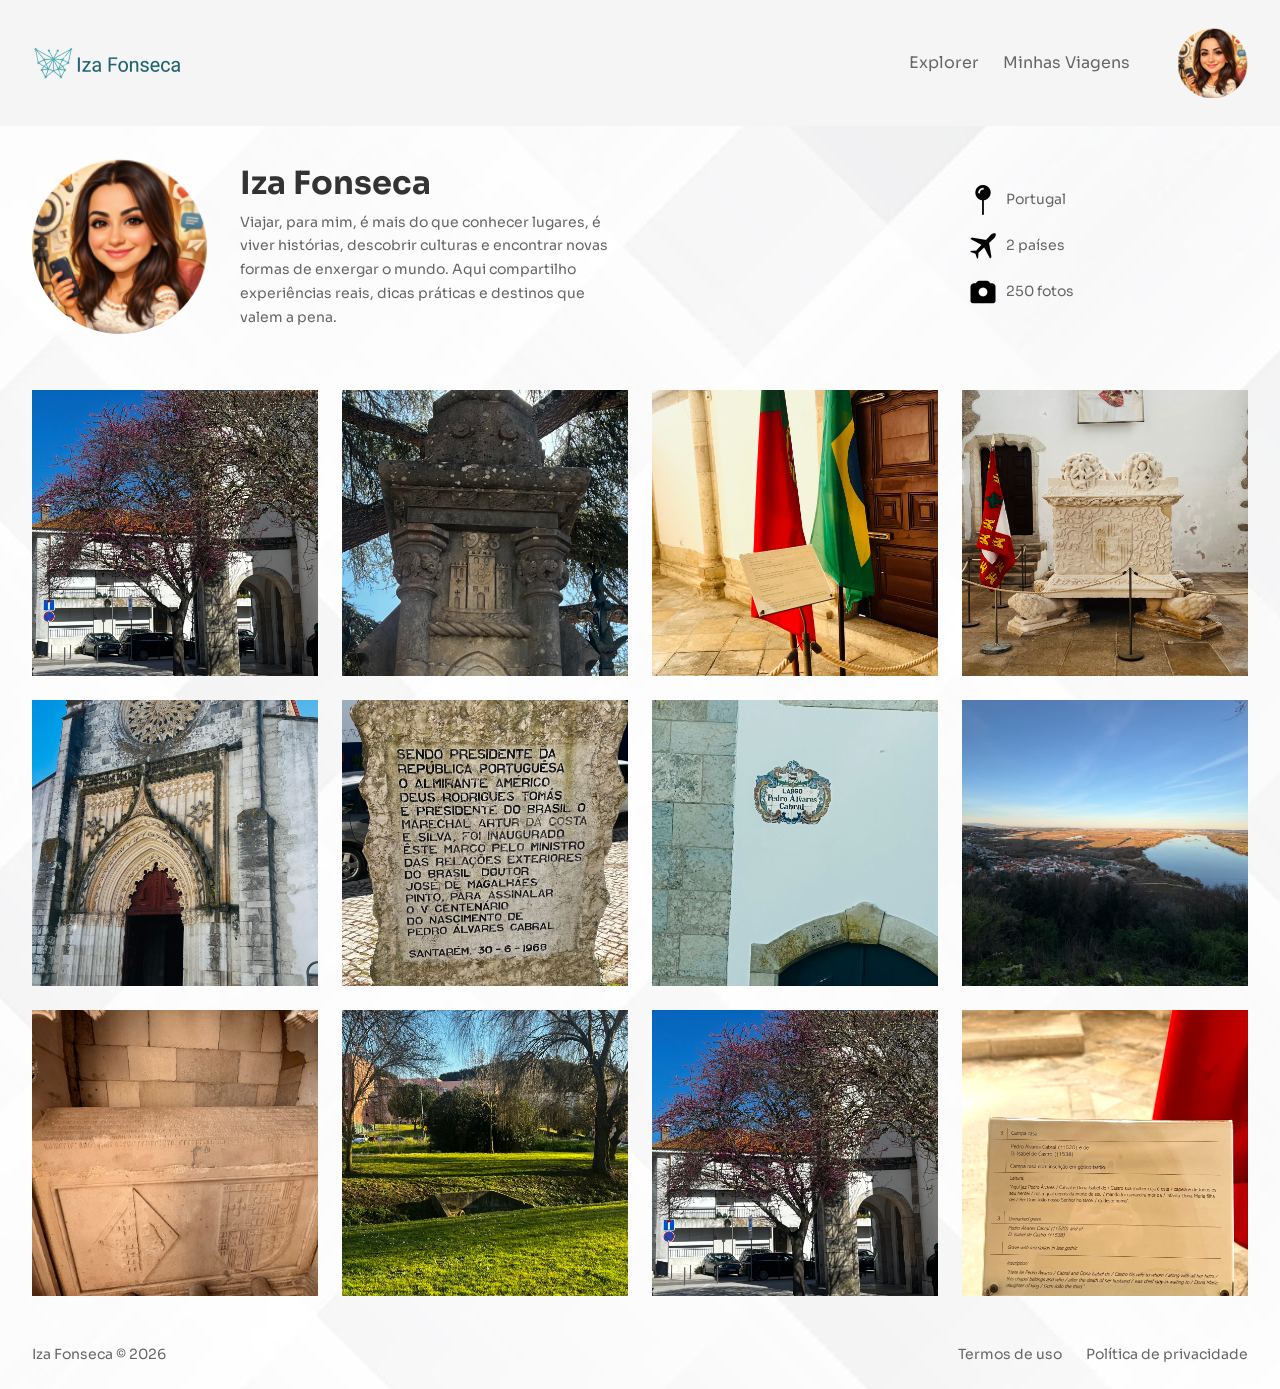
<file: CURSO ROCKETSEAT/projeto-turismo/projeto2/index-2.html>
<!DOCTYPE html>
<html lang="pt-br">
<head>

<link rel="preconnect" href="https://fonts.googleapis.com">
<link rel="preconnect" href="https://fonts.gstatic.com" crossorigin>


  <meta charset="UTF-8">
  <meta name="viewport" content="width=device-width, initial-scale=1.0">
  <title>Projeto Turismo 2</title>
  <link rel="stylesheet" href="style2/style2.css">
  <link href="https://fonts.googleapis.com/css2?family=Funnel+Sans:ital,wght@0,300..800;1,300..800&family=Google+Sans:ital,opsz,wght@0,17..18,400..700;1,17..18,400..700&family=Poppins:wght@400;700&family=Sora:wght@100..800&display=swap" rel="stylesheet">
</head>

<style>
  body{
    background-image: url(assets/image/4940019.jpg);
    background-repeat: no-repeat;
    background-position: center center;
  }
</style>

<body>
  <div class="bg-surface-color">
  <nav class="container">
    <a href="#" id="logo">
      <img src="assets/logopq.png" alt="logociano">
    </a>

    <ul id="primary-manu">
      <li>
        <a href="#">
          <img src="assets/icon/Ativo 1.svg" alt="icone lupa">
        </a>
      </li>
      <li><a href="#">Explorer</a></li>
      <li><a href="#">Minhas Viagens</a></li>
      <li><a href="#"></a></li>
      <img src="assets/image/izatrendredondo70.png" alt="imagem desenho iza">
      </a></li>
    </ul>

  </nav>
   </div>

   <header>
    <div class="container">
      <div id="profile">
        <img src="assets/image/izatrendredondo400.png" alt="foto iza">
        <div>
          <h1>Iza Fonseca</h1>
          <p>Viajar, para mim, é mais do que conhecer lugares, é viver histórias, descobrir culturas e encontrar novas formas de enxergar o mundo. Aqui compartilho experiências reais, dicas práticas e destinos que valem a pena.</p>
        </div>
      </div>
      <ul id="info">
        <li>
          <img src="assets/icon/pin.png" alt="icone localizacao">
          <span>Portugal</span>
        </li>
         <li>
          <img src="assets/icon/airplane.png" alt="icone de aviao">
          <span>2 países</span>
        </li>
         <li>
          <img src="assets/icon/camera.png" alt="icone de camera">
          <span>250 fotos</span>
        </li>

      </ul>
    </div>

   </header>
   </div>

<main class="container">
  <img src="assets/image/IMG_5081.jpg" alt="">
  <img src="assets/image/IMG_5088.jpg" alt="">
  <img src="assets/image/IMG_5099.jpg" alt="">
  <img src="assets/image/IMG_5100.jpg" alt="">
  <img src="assets/image/IMG_5104.jpg" alt="">
  <img src="assets/image/IMG_5112.jpg" alt="">
  <img src="assets/image/IMG_5114.jpg" alt="">
  <img src="assets/image/IMG_6886.jpg" alt="">
  <img src="assets/image/IMG_7387.jpg" alt="">
  <img src="assets/image/IMG_4910.jpg" alt="">
  <img src="assets/image/IMG_5081.jpg" alt="">
  <img src="assets/image/IMG_5096.jpg" alt="">
</main>

<footer class="container">
  <span>
    Iza Fonseca &copy; 2026
  </span>

  <span>
    Termos de uso
  </span>

  <span> 
    Política de privacidade
  </span>
</footer>

</body>
</html>
</file>
<file: CURSO ROCKETSEAT/portfolio-dev/index.css>
@import url(global.css);
@import url(style.css);
</file>
<file: CURSO ROCKETSEAT/projeto-clube/style.css>
* {
  box-sizing: border-box;
}

body {
  margin: 0;
  background-color: #050816;
  color: #f8f5ff;
  font-family: Arial, Helvetica, sans-serif;
  overflow-x: hidden;
}

.page {
  background:
    radial-gradient(circle at top center, rgba(111, 24, 125, 0.55), transparent 28%),
    linear-gradient(180deg, #090515 0%, #030712 65%, #031b35 100%);
}

/* HEADER */

.header {
  width: min(1120px, 90%);
  margin: 0 auto;
  padding: 32px 0;

  display: flex;
  justify-content: space-between;
  align-items: center;

  position: relative;
  z-index: 2;
}

.logo {
  font-size: 16px;
  font-weight: 700;
  color: #ffffff;
}

.btn-chamada {
  background-color: #d640ff;
  color: #ffffff;
  padding: 10px 18px;
  border-radius: 8px;
  font-size: 14px;
  text-decoration: none;
  font-weight: 700;
  transition: transform 0.3s ease, background-color 0.3s ease;
}

.btn-chamada:hover {
  background-color: #b927dd;
  transform: translateY(-3px);
}

/* ANIMAÇÕES */

@keyframes aparecer {
  from {
    opacity: 0;
    transform: translateY(24px);
  }

  to {
    opacity: 1;
    transform: translateY(0);
  }
}

@keyframes flutuar {
  from {
    transform: translateY(0);
  }

  to {
    transform: translateY(-14px);
  }
}

@keyframes brilho {
  from {
    opacity: 0.5;
    transform: scale(1);
  }

  to {
    opacity: 1;
    transform: scale(1.08);
  }
}

/* HERO */

.hero {
  min-height: 760px;
  padding: 40px 20px 100px;
  text-align: center;

  display: flex;
  flex-direction: column;
  align-items: center;

  position: relative;
  overflow: hidden;
}

.hero-brilho {
  width: 680px;
  height: 340px;

  position: absolute;
  top: -90px;
  left: 50%;
  transform: translateX(-50%);

  background: radial-gradient(circle, rgba(160, 35, 180, 0.9), rgba(75, 9, 90, 0.2), transparent 70%);
  filter: blur(6px);
  border-radius: 0 0 45% 45%;

  animation: brilho 3s ease-in-out infinite alternate;
}

.hero-titulo {
  max-width: 760px;
  margin: 70px 0 16px;

  font-size: 42px;
  line-height: 1.1;
  color: #ffffff;

  position: relative;
  z-index: 1;
  animation: aparecer 1s ease backwards;
}

.hero-subtitulo {
  max-width: 560px;
  margin: 0 0 48px;

  color: #cfc6df;
  font-size: 16px;
  line-height: 1.6;

  position: relative;
  z-index: 1;
  animation: aparecer 1s ease 0.2s backwards;
}

.hero-livro {
  position: relative;
  z-index: 1;
  margin-bottom: 48px;
  animation: flutuar 2.8s ease-in-out infinite alternate;
}

.hero-livro::before,
.hero-livro::after {
  content: "✦";
  position: absolute;
  color: #40dfff;
  font-size: 18px;
}

.hero-livro::before {
  left: -50px;
  top: 40px;
}

.hero-livro::after {
  right: -42px;
  bottom: 35px;
}

.hero-livro img {
  width: 260px;
  filter: drop-shadow(0 24px 40px rgba(0, 0, 0, 0.65));
}

.hero-texto {
  max-width: 720px;
  color: #d7d2e8;
  font-size: 17px;
  line-height: 1.7;
  position: relative;
  z-index: 1;
  animation: aparecer 1s ease 0.4s backwards;
}

/* LABEL DAS SEÇÕES */

.section-label {
  color: #ffffff;
  font-size: 16px;
  font-weight: 700;
  text-align: center;
  margin-bottom: 32px;
}

.section-label::before,
.section-label::after {
  content: "✦";
  color: #d640ff;
  margin: 0 8px;
}

/* KIT */

.kit {
  padding: 80px 20px 90px;
  position: relative;
}

.kit .section-label {
  margin-bottom: 50px;
}

.kit-area {
  width: min(1050px, 100%);
  margin: 0 auto;

  display: grid;
  grid-template-columns: 1fr 320px 1fr;
  align-items: center;
  gap: 50px;
}

.kit-coluna {
  display: flex;
  flex-direction: column;
  gap: 28px;
}

.kit-coluna-esquerda {
  align-items: flex-end;
}

.kit-coluna-direita {
  align-items: flex-start;
}

.kit-info {
  max-width: 300px;
  background: rgba(12, 18, 38, 0.82);
  border: 1px solid rgba(214, 64, 255, 0.45);
  border-radius: 22px;
  padding: 22px;
  box-shadow: 0 20px 40px rgba(0, 0, 0, 0.35);
  animation: aparecer 1s ease backwards;
  transition: transform 0.3s ease, border-color 0.3s ease;
}

.kit-info:hover {
  transform: translateY(-8px);
  border-color: #d640ff;
}

.info-1 {
  animation-delay: 0.2s;
}

.info-2 {
  animation-delay: 0.4s;
}

.info-3 {
  animation-delay: 0.6s;
}

.kit-numero {
  display: inline-flex;
  align-items: center;
  justify-content: center;

  width: 34px;
  height: 34px;

  background-color: rgba(214, 64, 255, 0.15);
  border: 1px solid rgba(214, 64, 255, 0.65);
  border-radius: 50%;

  color: #d640ff;
  font-size: 13px;
  font-weight: 700;

  margin-bottom: 14px;
}

.kit-info h3 {
  color: #ffffff;
  font-size: 20px;
  margin: 0 0 10px;
}

.kit-info p {
  color: #cfc6df;
  font-size: 15px;
  line-height: 1.6;
  margin: 0;
}

.kit-produto {
  position: relative;
  display: flex;
  justify-content: center;
  align-items: center;

  min-height: 430px;
}

.kit-produto::before {
  content: "";
  position: absolute;
  width: 330px;
  height: 330px;
  border-radius: 50%;
  background: radial-gradient(circle, rgba(214, 64, 255, 0.22), transparent 65%);
  filter: blur(10px);
  z-index: 0;
}

.kit-livro-img {
  width: 270px;
  position: relative;
  z-index: 2;
  border-radius: 6px;
  filter: drop-shadow(0 30px 42px rgba(0, 0, 0, 0.75));
  transition: transform 0.4s ease;
}

.kit-livro-img:hover {
  transform: scale(1.04) rotate(-1deg);
}

.kit-brinde {
  position: absolute;
  z-index: 3;
  filter: drop-shadow(0 18px 28px rgba(0, 0, 0, 0.55));
}

.brinde-1 {
  width: 90px;
  top: 35px;
  right: -15px;
  transform: rotate(14deg);
  animation: flutuar 2.8s ease-in-out infinite alternate;
}

.brinde-2 {
  width: 45px;
  left: 0;
  bottom: 90px;
  animation: flutuar 2.4s ease-in-out infinite alternate;
}

/* PLANOS */

.planos {
  padding: 120px 20px;
  text-align: center;
}

.planos-titulo {
  font-size: 28px;
  margin: -20px 0 70px;
}

.planos-grid {
  width: min(980px, 100%);
  margin: 0 auto;

  display: flex;
  justify-content: center;
  align-items: center;
  gap: 24px;
}

.card-plano {
  width: 280px;
  min-height: 390px;

  background: linear-gradient(180deg, #062b57 0%, #031a33 100%);
  border: 1px solid rgba(80, 190, 255, 0.25);
  border-radius: 18px;
  padding: 26px 22px;

  text-align: left;
  box-shadow: 0 24px 45px rgba(0, 0, 0, 0.45);

  transition: transform 0.3s ease, box-shadow 0.3s ease, border-color 0.3s ease;
}

.card-mensal {
  transform: rotate(-7deg) translateY(18px);
}

.card-anual {
  transform: rotate(7deg) translateY(18px);
}

.card-destaque {
  background: linear-gradient(180deg, #193e75 0%, #571586 100%);
  border-color: #d640ff;
  transform: translateY(-16px);
}

.card-plano:hover {
  border-color: #d640ff;
  box-shadow: 0 30px 60px rgba(214, 64, 255, 0.25);
}

.card-mensal:hover {
  transform: rotate(-7deg) translateY(0);
}

.card-anual:hover {
  transform: rotate(7deg) translateY(0);
}

.card-destaque:hover {
  transform: translateY(-28px);
}

.card-nome {
  font-size: 20px;
  margin: 0 0 24px;
}

.card-preco {
  font-size: 32px;
  font-weight: 700;
  color: #ffffff;
  margin: 0;
}

.card-preco::after {
  content: "/mês";
  font-size: 14px;
  color: #b8c7df;
  margin-left: 4px;
}

.card-ano {
  color: #b8c7df;
  font-size: 14px;
  margin-bottom: 28px;
}

.card-plano ul {
  list-style: none;
  padding: 0;
  margin: 0 0 28px;
}

.card-plano li {
  color: #dce8ff;
  font-size: 14px;
  margin-bottom: 12px;
}

.card-plano li::before {
  content: "✓";
  color: #40dfff;
  margin-right: 8px;
  font-weight: bold;
}

.card-botao {
  display: block;
  text-align: center;
  text-decoration: none;

  background-color: #d640ff;
  color: #ffffff;

  padding: 13px 16px;
  border-radius: 8px;

  font-size: 14px;
  font-weight: 700;

  transition: background-color 0.3s ease, transform 0.3s ease;
}

.card-botao:hover {
  background-color: #b927dd;
  transform: scale(1.04);
}

/* FOOTER */

.footer {
  background-color: #031b35;
  padding: 52px 10%;
  margin-top: 40px;

  display: grid;
  grid-template-columns: 1.4fr 1fr 1fr 1fr;
  gap: 32px;
  align-items: start;
}

.footer-logo {
  font-size: 18px;
  font-weight: 700;
  color: #ffffff;
}

.footer-redes {
  display: flex;
  flex-direction: column;
  gap: 10px;
}

.footer-coluna {
  display: flex;
  flex-direction: column;
  gap: 10px;
}

.footer-coluna h4 {
  margin: 0 0 8px;
  color: #ffffff;
  font-size: 15px;
}

.footer a {
  color: #b8c7df;
  text-decoration: none;
  font-size: 14px;
  transition: color 0.3s ease;
}

.footer a:hover {
  color: #d640ff;
}

/* RESPONSIVO */

@media (max-width: 900px) {
  .kit-area {
    grid-template-columns: 1fr;
    gap: 30px;
  }

  .kit-coluna,
  .kit-coluna-esquerda,
  .kit-coluna-direita {
    align-items: center;
  }

  .kit-produto {
    order: -1;
    min-height: 360px;
  }

  .kit-livro-img {
    width: 230px;
  }

  .brinde-1 {
    right: 60px;
  }

  .brinde-2 {
    left: 60px;
  }
}

@media (max-width: 600px) {
  .header {
    width: 92%;
    padding: 24px 0;
  }

  .logo {
    font-size: 14px;
  }

  .btn-chamada {
    font-size: 13px;
    padding: 9px 14px;
  }

  .hero {
    min-height: auto;
    padding-bottom: 70px;
  }

  .hero-brilho {
    width: 420px;
    height: 260px;
  }

  .hero-titulo {
    font-size: 28px;
    margin-top: 50px;
  }

  .hero-subtitulo,
  .hero-texto {
    font-size: 15px;
  }

  .hero-livro img {
    width: 210px;
  }

  .kit {
    padding: 70px 20px;
  }

  .planos {
    padding: 80px 20px;
  }
}
</file>
<file: CURSO ROCKETSEAT/projeto-forms/styles.css>
*{
  margin: 0;
  padding: 0;
  box-sizing: border-box;
}

:root{
  --bg-page: #0f172a;
  --bg-card: #1e293b;
  --bg-input: #0f172a;

  --text-primary: #f1f5f9;
  --text-secondary: #94a3b8;
  --text-label: #cbd5e1;

  --border: #334155;

  --accent: #7c3aed;
  --accent-hover: #6d28d9;

  --error: #ef4444;
}

button{
  background-color: var(--minha-cor);
}

body{
  font-family: 'Segoe UI', Tahoma, Geneva, Verdana, sans-serif;
  background-color: var(--bg-page);
  color: var(--text-primary);
  padding: 32px 16px;
  min-height: 100vh;
}

body > p{
  text-align: center;
  color: var(--text-secondary);
  margin-bottom: 32px;

}
h1{
  text-align: center;
  font-size: 32px;
  margin-bottom: 8px;
  color: var(--text-primary);
}

form{
  max-width: 600px;
  margin: 0 auto;
  background-color: var(--bg-card);
  padding: 32px;
  border-radius: 12px;
  box-shadow: 0 4px 6px rgba(0, 0, 0, 0.3);
}

form div{
  margin-bottom: 16px;
}

label{
  display: block;
  font-weight: 600;
  margin-bottom: 6px;
  color: var(--text-label);
  font-size: 14px;
}

input[type="text"],
input[type="email"],
input[type="tel"],
input[type="date"],
textarea,
select{
  width: 100%;
  padding: 10px 12px;
  border: 1px solid var(--border);
  border-radius: 8px;
  font-size: 16px;
  font-family: inherit;
  background-color: var(--bg-input);
  color: var(--text-primary);
  transition: border-color 0.2s, box-shadow 0.2s;
}

input[type="text"]:focus,
input[type="email"]:focus,
input[type="tel"]:focus,
input[type="date"]:focus,
textarea:focus,
select:focus{
  outline: none;
  border-color:var(--accent);
  box-shadow: 0 0 0 3px rgba(124, 58, 237, 0.2);
}

textarea{
  resize: vertical;
  min-height: 100px;
}


input[type="file"]{
  width: 100%;
  padding: 8px;
  border: 1px solid var(--border);
  border-radius: 8px;
  background-color: var(--bg-input);
  color: var(--text-secondary);
  cursor: pointer;
  font-family: inherit;
}

input::placeholder,
textarea::placeholder{
  color: var(--text-secondary);
  opacity: 0.7;
}

button[type="submit"] {
    width: 100%;
    padding: 14px;
    background-color: var(--accent);
    color: var(--text-primary);
    border: none;
    border-radius: 8px;
    font-size: 16px;
    font-weight: 600;
    font-family: inherit;
    cursor: pointer;
    margin-top: 8px;
    transition: background-color 0.2s, transform 0.1s;

    display: flex;
    align-items: center;
    justify-content: center;
    gap: 10px;
}

button[type="submit"]:hover{
  background-color: var(--accent-hover);
}

button[type="submit"]:active{
  transform: scale(0.98);

}

.obrigatorio{
  color: #dc2626;
}

form-section{
  margin-bottom: 32px;
}

.form-section:last-of-type{
  margin-bottom: 16px;
}

.section-title{
  display: flex;
  align-items: center;
  gap: 10px;
  font-size: 16px;
  font-weight: 600;
  color: var(--text-primary);
  margin-bottom: 20px;
  padding-bottom: 12px;
  border-bottom: 1px solid var(--border);
}

.section-title i{
  color: var(--accent);
  font-size: 18px;
}

.form-row{
  display: grid;
  grid-template-columns: 1fr 1fr;
  gap: 16px;
  margin-bottom: 16px;
}

.form-row > div{
  margin-bottom: 0;
}

@media(max-width:600px){
  .form-row{
    grid-template-columns: 1fr;
  }

  .tema-grid{
    grid-template-columns: repeat(2, 1fr);
  }
}

.cor-opcoes{
  display: flex;
  flex-wrap: wrap;
  gap: 10px;
  margin-top: 4px;
}

.cor-opcoes input[type="radio"] {
  position: absolute;
  opacity: 0;
  width: 0;
  height: 0;
  pointer-events: none;
}

.cor-opcao{
  width: 32px;
  height: 32px;
  border-radius: 50%;
  cursor: pointer;
  border: 3px solid transparent;
  transition: transform 0.15s, border-color 0.2s;
  margin-bottom: 0;
}

.cor-opcao:hover{
  transform: scale(1.15);
}

.cor-opcoes input[type="radio"]:checked + .cor-opcao{
  border-color: var(--text-primary);
}

.tema-grid{
  display: grid;
  grid-template-columns: repeat(4, 1fr);
  gap: 8px;
  margin-top: 4px;
}

.tema-grid input[type="radio"]{
  position: absolute;
  opacity: 0;
  width: 0;
  height: 0;
  pointer-events: none;
}

.tema-opcao{
  display: block;
  cursor: pointer;
  border-radius: 8px;
  overflow: hidden;
  border: 2px solid transparent;
  background-color: var(--bg-input);
  transition: border-color 0.2s, transform 0.15s;
  margin-bottom: 0;
  padding: 0;
  font-weight: normal;
}

.tema-opcao img{
  width: 100%;
  aspect-ratio: 1;
  object-fit: cover;
  display: block;
}

.tema-opcao span{
  display: block;
  padding: 6px 4px;
  text-align: center;
  font-size: 12px;
  color: var(--text-label);
}

.tema-opcao:hover{
  transform: translateY(-2px);

}

.tema-grid input[type="radio"]:checked + .tema-opcao{
  border-color: var(--accent);
}

.tipo-opcoes{
  display: flex;
  gap: 8px;
  margin-top: 4px;
}

.tipo-opcoes input[type="radio"]{
  position: absolute;
  opacity: 0;
  width: 0;
  height: 0;
  pointer-events: none;
}

.tipo-botao{
  flex: 1;
  display: flex;
  align-items: center;
  justify-content: center;
  gap: 8px;
  padding: 10px 16px;
  background-color: var(--bg-input);
  border: 1px solid var(--border);
  border-radius: 8px;
  cursor: pointer;
  transition: border-color 0.2s, background-color 0.2s, color 0.2s;
  margin-bottom: 0;
  font-weight: 500;
  font-size: 14px;
  color: var(--text-secondary);
}

.tipo-opcoes input[type="radio"]:checked + .tipo-botao{
  border-color: var(--accent);
  background-color: rgba(124, 58, 237, 0.1);
  color: var(--text-primary);
}

.tipo-opcoes input[type="radio"]:checked + .tipo-botao i{
  color: var(--accent);
}

.toggle-wrapper{
  margin-top: 4px;
}

.toggle-wrapper input[type="checkbox"]{
  position: absolute;
  opacity: 0;
  width: 0;
  height: 0;
  pointer-events: none;

}

.toggle{
  display: inline-flex;
  align-items: center;
  gap: 10px;
  cursor: pointer;
  margin-bottom: 0;
  font-weight: normal;
  color: var(--text-secondary);
  font-size: 14px;
}

.toggle-slider {
    position: relative;
    width: 40px;
    height: 22px;
    background-color: var(--border);
    border-radius: 11px;
    transition: background-color 0.3s;
}

.toggle-slider::before {
    content: "";
    position: absolute;
    top: 2px;
    left: 2px;
    width: 18px;
    height: 18px;
    background-color: var(--text-primary);
    border-radius: 50%;
    transition: transform 0.3s;
}

.toggle-wrapper input[type="checkbox"]:checked + .toggle .toggle-slider {
    background-color: var(--accent);
}

.toggle-wrapper input[type="checkbox"]:checked + .toggle .toggle-slider::before {
    transform: translateX(18px);
}

.consent-block {
    display: flex;
    flex-direction: column;
    gap: 12px;
    margin-bottom: 20px;
    margin-top: 8px;
}

.checkbox-option {
    display: flex;
    align-items: flex-start;
    gap: 10px;
    cursor: pointer;
    margin-bottom: 0;
    font-weight: normal;
    font-size: 14px;
    color: var(--text-secondary);
    line-height: 1.4;
}

.checkbox-option input[type="checkbox"] {
    position: absolute;
    opacity: 0;
    width: 0;
    height: 0;
    pointer-events: none;
}

.checkbox-mark {
    flex-shrink: 0;
    width: 18px;
    height: 18px;
    border: 1px solid var(--border);
    border-radius: 4px;
    background-color: var(--bg-input);
    position: relative;
    transition: background-color 0.2s, border-color 0.2s;
    margin-top: 1px;
}

.checkbox-option input[type="checkbox"]:checked + .checkbox-mark {
    background-color: var(--accent);
    border-color: var(--accent);
}

.checkbox-option input[type="checkbox"]:checked + .checkbox-mark::after {
    content: "";
    position: absolute;
    top: 2px;
    left: 6px;
    width: 4px;
    height: 9px;
    border: solid white;
    border-width: 0 2px 2px 0;
    transform: rotate(45deg);
}

.checkbox-option a {
    color: var(--accent);
    text-decoration: none;
}

.checkbox-option a:hover {
    text-decoration: underline;
}
</file>
<file: CURSO ROCKETSEAT/projeto-noticias/styles/index.css>
@import url(global.css);
@import url(utility.css);
@import url(header.css);
@import url(section.css);
</file>
<file: CURSO ROCKETSEAT/projeto-turismo/projeto2/style2/style2.css>
@import url(global.css);
@import url(nav.css);
@import url(header.css);
@import url(main.css);
@import url(footer.css);
</file>
